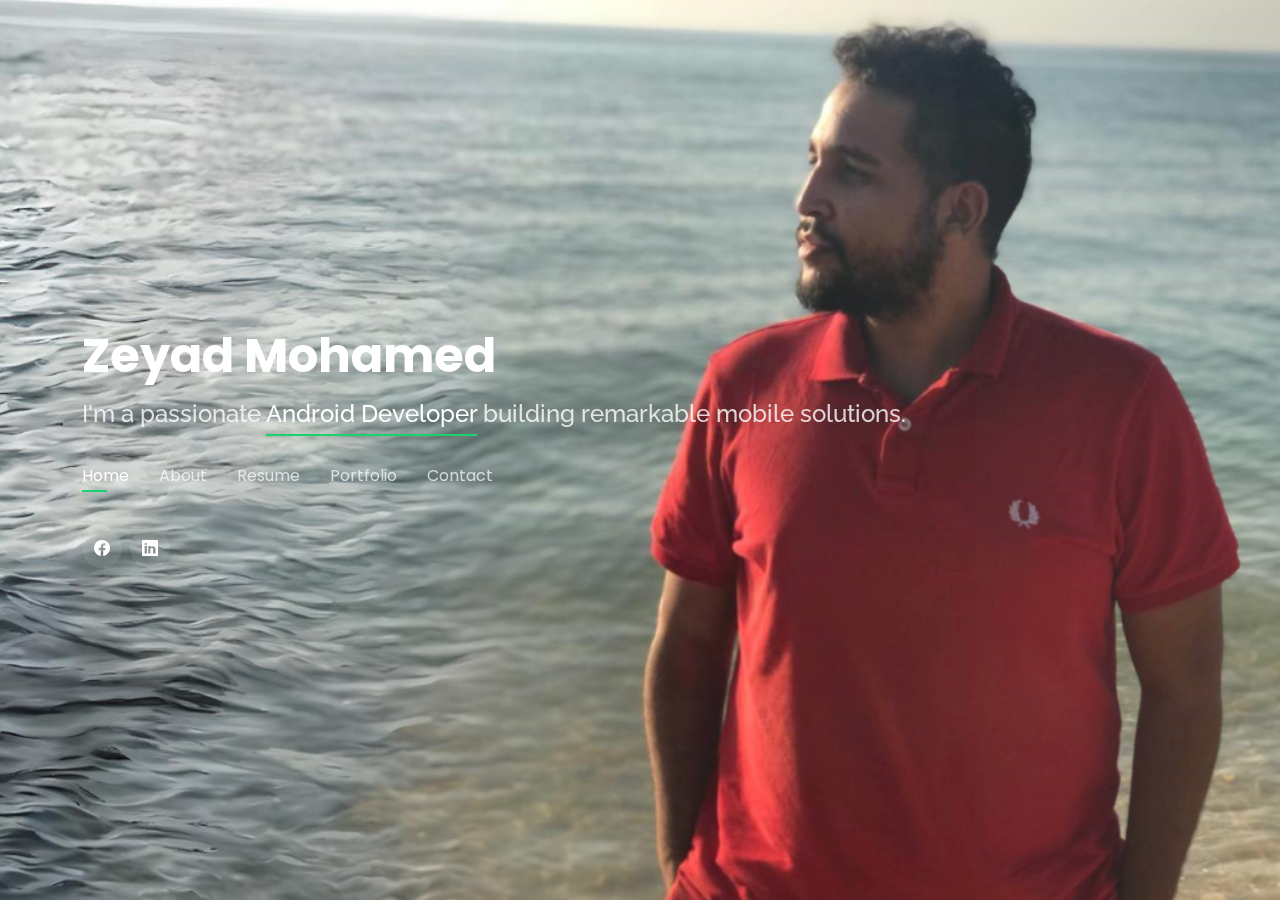
<file: index.html>
<!DOCTYPE html>
<html lang="en">

<head>
  <meta charset="utf-8">
  <meta content="width=device-width, initial-scale=1.0" name="viewport">

  <title>Zeyad's Portfolio</title>
  <meta content="" name="description">
  <meta content="" name="keywords">

  <!-- Favicons -->
  <link href="assets/img/zicon.png" rel="icon">
  <link href="assets/img/apple-touch-icon.png" rel="apple-touch-icon">

  <!-- Google Fonts -->
  <link href="https://fonts.googleapis.com/css?family=Open+Sans:300,300i,400,400i,600,600i,700,700i|Raleway:300,300i,400,400i,500,500i,600,600i,700,700i|Poppins:300,300i,400,400i,500,500i,600,600i,700,700i" rel="stylesheet">

  <!-- Vendor CSS Files -->
  <link href="assets/vendor/bootstrap/css/bootstrap.min.css" rel="stylesheet">
  <link href="assets/vendor/bootstrap-icons/bootstrap-icons.css" rel="stylesheet">
  <link href="assets/vendor/boxicons/css/boxicons.min.css" rel="stylesheet">
  <link href="assets/vendor/glightbox/css/glightbox.min.css" rel="stylesheet">
  <link href="assets/vendor/remixicon/remixicon.css" rel="stylesheet">
  <link href="assets/vendor/swiper/swiper-bundle.min.css" rel="stylesheet">

  <!-- Template Main CSS File -->
  <link href="assets/css/style.css" rel="stylesheet">

  <!-- =======================================================
  * Template Name: Personal
  * Updated: Sep 18 2023 with Bootstrap v5.3.2
  * Template URL: https://bootstrapmade.com/personal-free-resume-bootstrap-template/
  * Author: BootstrapMade.com
  * License: https://bootstrapmade.com/license/
  ======================================================== -->
</head>

<body>

  <!-- ======= Header ======= -->
  <header id="header">
    <div class="container">

      <h1><a href="index.html">Zeyad Mohamed</a></h1>
      <!-- Uncomment below if you prefer to use an image logo -->
      <!-- <a href="index.html" class="mr-auto"><img src="assets/img/logo.png" alt="" class="img-fluid"></a> -->
      <h2>I'm a passionate <span>Android Developer</span> building remarkable mobile solutions.</h2>
      

      <nav id="navbar" class="navbar">
        <ul>
          <li><a class="nav-link active" href="#header">Home</a></li>
          <li><a class="nav-link" href="#about">About</a></li>
          <li><a class="nav-link" href="#resume">Resume</a></li>
          <li><a class="nav-link" href="#portfolio">Portfolio</a></li>
          <li><a class="nav-link" href="#contact">Contact</a></li>
        </ul>
        <i class="bi bi-list mobile-nav-toggle"></i>
      </nav><!-- .navbar -->

      <div class="social-links">
        <a href="https://www.facebook.com/zeyad.mohamed.106/" class="facebook"><i class="bi bi-facebook"></i></a>
        <a href="https://www.linkedin.com/in/zeyad-mohamed-9b5a9a228/" class="linkedin"><i class="bi bi-linkedin"></i></a>
      </div>

    </div>
  </header><!-- End Header -->

  <!-- ======= About Section ======= -->
  <section id="about" class="about">

    <!-- ======= About Me ======= -->
    <div class="about-me container">

      <div class="section-title">
        <h2>About</h2>
        <p>Learn more about me</p>
      </div>

      <div class="row">
        <div class="col-lg-4" data-aos="fade-right">
          <img src="assets/img/Personal.jpeg" class="img-fluid" alt="">
        </div>
        <div class="col-lg-8 pt-4 pt-lg-0 content" data-aos="fade-left">
          <h3>Android Developer</h3>
          <p class="fst-italic">
            I am fascinated by the ever-evolving nature of technology and how it can be harnessed to enhance people's lives through mobile applications.
          </p>
          <div class="row">
            <div class="col-lg-6">
              <ul>
                <li><i class="bi bi-chevron-right"></i> <strong>Birthday:</strong> <span>Nov 2001</span></li>
                <li><i class="bi bi-chevron-right"></i> <strong>Phone:</strong> <span>+201020622808</span></li>
                <li><i class="bi bi-chevron-right"></i> <strong>City:</strong> <span>Suez, Egypt</span></li>
              </ul>
            </div>
            <div class="col-lg-6">
              <ul>
                <li><i class="bi bi-chevron-right"></i> <strong>Age:</strong> <span>22</span></li>
                <li><i class="bi bi-chevron-right"></i> <strong>Degree:</strong> <span>Mathematics Student</span></li>
                <li><i class="bi bi-chevron-right"></i> <strong>Gmail:</strong> <span>Zeyadm7811@gmail.com</span></li>
              </ul>
            </div>
          </div>
          <p>
            Zeyad is a mathematics student at the Faculty of Science, Suez Canal University, who has a passion for Android development. He loves to transform ideas into tangible Android insights that can make a difference in people's lives. Zeyad is constantly learning and improving his skills as an Android developer, and he enjoys staying up to date with the latest trends and best practices in the field. When he's not coding, Zeyad enjoys exploring new Android features and experimenting with new app ideas.
          </p>
        </div>
      </div>

    </div><!-- End About Me -->

    <!-- ======= Counts ======= -->
    <div class="counts container">

      <div class="row">

        <div class="col-lg-3 col-md-6">
          <div class="count-box">
            <i class="bi bi-emoji-smile"></i>
            <span data-purecounter-start="0" data-purecounter-end="3" data-purecounter-duration="1" class="purecounter"></span>
            <p>Happy Clients</p>
          </div>
        </div>

        <div class="col-lg-3 col-md-6 mt-5 mt-md-0">
          <div class="count-box">
            <i class="bi bi-journal-richtext"></i>
            <span data-purecounter-start="0" data-purecounter-end="8" data-purecounter-duration="1" class="purecounter"></span>
            <p>Projects</p>
          </div>
        </div>

        <div class="col-lg-3 col-md-6 mt-5 mt-lg-0">
          <div class="count-box">
            <i class="bi bi-headset"></i>
            <span data-purecounter-start="0" data-purecounter-end="73" data-purecounter-duration="1" class="purecounter"></span>
            <p>Hours Of Support</p>
          </div>
        </div>

        <div class="col-lg-3 col-md-6 mt-5 mt-lg-0">
          <div class="count-box">
            <i class="bi bi-award"></i>
            <span data-purecounter-start="0" data-purecounter-end="11" data-purecounter-duration="1" class="purecounter"></span>
            <p>Awards</p>
          </div>
        </div>

      </div>

    </div><!-- End Counts -->

    <!-- ======= Skills  ======= -->
    <div class="skills container">

      <div class="section-title">
        <h2>Skills</h2>
      </div>

      <div class="row skills-content">

        <div class="col-lg-6">

          <div class="progress">
            <span class="skill">Kotlin <i class="val">100%</i></span>
            <div class="progress-bar-wrap">
              <div class="progress-bar" role="progressbar" aria-valuenow="100" aria-valuemin="0" aria-valuemax="100"></div>
            </div>
          </div>

          <div class="progress">
            <span class="skill">Android Studio IDE <i class="val">90%</i></span>
            <div class="progress-bar-wrap">
              <div class="progress-bar" role="progressbar" aria-valuenow="90" aria-valuemin="0" aria-valuemax="100"></div>
            </div>
          </div>

          <div class="progress">
            <span class="skill">Android Jetpack Libraries <i class="val">75%</i></span>
            <div class="progress-bar-wrap">
              <div class="progress-bar" role="progressbar" aria-valuenow="75" aria-valuemin="0" aria-valuemax="100"></div>
            </div>
          </div>
          <div class="progress">
            <span class="skill">MVVM <i class="val">65%</i></span>
            <div class="progress-bar-wrap">
              <div class="progress-bar" role="progressbar" aria-valuenow="55" aria-valuemin="0" aria-valuemax="100"></div>
            </div>
          </div>
          <div class="progress">
            <span class="skill">Git & Github<i class="val">65%</i></span>
            <div class="progress-bar-wrap">
              <div class="progress-bar" role="progressbar" aria-valuenow="55" aria-valuemin="0" aria-valuemax="100"></div>
            </div>
          </div>


        </div>

        <div class="col-lg-6">

          <div class="progress">
            <span class="skill">Unit Testing <i class="val">80%</i></span>
            <div class="progress-bar-wrap">
              <div class="progress-bar" role="progressbar" aria-valuenow="80" aria-valuemin="0" aria-valuemax="100"></div>
            </div>
          </div>

          <div class="progress">
            <span class="skill">Jira <i class="val">90%</i></span>
            <div class="progress-bar-wrap">
              <div class="progress-bar" role="progressbar" aria-valuenow="90" aria-valuemin="0" aria-valuemax="100"></div>
            </div>
          </div>

          <div class="progress">
            <span class="skill">Debugging <i class="val">55%</i></span>
            <div class="progress-bar-wrap">
              <div class="progress-bar" role="progressbar" aria-valuenow="55" aria-valuemin="0" aria-valuemax="100"></div>
            </div>
          </div>
          <div class="progress">
            <span class="skill">Agile Development <i class="val">55%</i></span>
            <div class="progress-bar-wrap">
              <div class="progress-bar" role="progressbar" aria-valuenow="55" aria-valuemin="0" aria-valuemax="100"></div>
            </div>
          </div>

        </div>

      </div>

    </div><!-- End Skills -->

    <!-- ======= Technical Skills ======= -->
    <div class="interests container">

      <div class="section-title">
        <h2>Technical Skills</h2>
      </div>

      <div class="row">
        <div class="col-lg-3 col-md-4">
          <div class="icon-box">
            <i class="ri-store-line" style="color: #ffbb2c;"></i>
            <h3>Retrofit</h3>
          </div>
        </div>
        <div class="col-lg-3 col-md-4 mt-4 mt-md-0">
          <div class="icon-box">
            <i class="ri-bar-chart-box-line" style="color: #5578ff;"></i>
            <h3>Picasso</h3>
          </div>
        </div>
        <div class="col-lg-3 col-md-4 mt-4 mt-md-0">
          <div class="icon-box">
            <i class="ri-calendar-todo-line" style="color: #e80368;"></i>
            <h3>Glide</h3>
          </div>
        </div>
        <div class="col-lg-3 col-md-4 mt-4 mt-lg-0">
          <div class="icon-box">
            <i class="ri-paint-brush-line" style="color: #e361ff;"></i>
            <h3>Lottie</h3>
          </div>
        </div>
        <div class="col-lg-3 col-md-4 mt-4">
          <div class="icon-box">
            <i class="ri-database-2-line" style="color: #47aeff;"></i>
            <h3>Butterknie</h3>
          </div>
        </div>
        <div class="col-lg-3 col-md-4 mt-4">
          <div class="icon-box">
            <i class="ri-gradienter-line" style="color: #ffa76e;"></i>
            <h3>Dagger Hilt</h3>
          </div>
        </div>
        <div class="col-lg-3 col-md-4 mt-4">
          <div class="icon-box">
            <i class="ri-file-list-3-line" style="color: #11dbcf;"></i>
            <h3>Room</h3>
          </div>
        </div>
        <div class="col-lg-3 col-md-4 mt-4">
          <div class="icon-box">
            <i class="ri-price-tag-2-line" style="color: #4233ff;"></i>
            <h3>SQL</h3>
          </div>
        </div>
        <div class="col-lg-3 col-md-4 mt-4">
          <div class="icon-box">
            <i class="ri-anchor-line" style="color: #b2904f;"></i>
            <h3>RxJava</h3>
          </div>
        </div>
        <div class="col-lg-3 col-md-4 mt-4">
          <div class="icon-box">
            <i class="ri-disc-line" style="color: #b20969;"></i>
            <h3>RxAndroid</h3>
          </div>
        </div>
        <div class="col-lg-3 col-md-4 mt-4">
          <div class="icon-box">
            <i class="ri-base-station-line" style="color: #ff5828;"></i>
            <h3>Junit</h3>
          </div>
        </div>
        <div class="col-lg-3 col-md-4 mt-4">
          <div class="icon-box">
            <i class="ri-fingerprint-line" style="color: #29cc61;"></i>
            <h3>Mockito</h3>
          </div>
        </div>
      </div>

    </div><!-- End Interests -->

  </section><!-- End About Section -->

  <!-- ======= Resume Section ======= -->
  <section id="resume" class="resume">
    <div class="container">

      <div class="section-title">
        <h2>Resume</h2>
        <p>Check My Resume</p>
      </div>

      <div class="row">
        <div class="col-lg-6">
          <h3 class="resume-title">Sumary</h3>
          <div class="resume-item pb-0">
            <h4>Zeyad Mohamed</h4>
            <p><em>I enjoy staying up to date with the latest trends and best practices in Android development, as it allows me to deliver high-quality and cutting-edge solutions to my clients or users.</em></p>
            <p>
            <ul>
              <li>Suez, Egypt</li>
              <li>+201020622808</li>
              <li>Zeyadm7811@gmail.com</li>
            </ul>
            </p>
          </div>

          <h3 class="resume-title">Education</h3>
          <div class="resume-item">
            <h4>Bachelor Of Science</h4>
            <h5>2020 - Present</h5>
            <p><em>Suez Canal University</em></p>
            <p>Mathematics</p>
          </div>
          <h3 class="resume-title">Certificates</h3>
          <div class="resume-item">
            <p>
              <ul>
                <li>Google Africa Android Development Scholarship </li>
                <li>CS50x</li>
                <li>ITI Program 101 - Intro to CS </li>
                <li>ITI UX Design Fundamentals</li>
                <li>ITI Flutter Development</li>

              </ul>
              </p>
  
          </div>

        </div>
        <div class="col-lg-6">
          <h3 class="resume-title">Professional Experience</h3>
          <div class="resume-item">
            <h4>Flutter Developer</h4>
            <h5>Jun 2022- Nov 2022</h5>
            <p><em>IceCode</em></p>
          </div>
          <div class="resume-item">
            <h4>Flutter Developer Intern</h4>
            <h5>July 2022 - August 2022</h5>
            <p><em>ITI</em></p>
          </div>
        </div>
      </div>

    </div>
  </section><!-- End Resume Section -->

  <!-- ======= Portfolio Section ======= -->
  <section id="portfolio" class="portfolio">
    <div class="container">

      <div class="section-title">
        <h2>Portfolio</h2>
        <p>My Works</p>
      </div>

      <div class="row">
        <div class="col-lg-12 d-flex justify-content-center">
          <ul id="portfolio-flters">
            <li data-filter="*" class="filter-active">All</li>
            <li data-filter=".filter-app">Flutter</li>
            <li data-filter=".filter-card">Kotlin</li>
          </ul>
        </div>
      </div>

      <div class="row portfolio-container">

        <div class="col-lg-4 col-md-6 portfolio-item filter-app">
          <div class="portfolio-wrap">
            <img src="assets/img/portfolio/app01.jpg" class="img-fluid" alt="">
            <div class="portfolio-info">
              <h4>Travel Agency</h4>
              <p>Flutter</p>
              <div class="portfolio-links">
                <a href="assets/img/portfolio/app01.jpg" data-gallery="portfolioGallery" class="portfolio-lightbox" title="Travel Agency"><i class="bx bx-plus"></i></a>
                <a href="portfolio-details.html" data-gallery="portfolioDetailsGallery" data-glightbox="type: external" class="portfolio-details-lightbox" title="Portfolio Details"><i class="bx bx-link"></i></a>
              </div>
            </div>
          </div>
        </div>


        <div class="col-lg-4 col-md-6 portfolio-item filter-app">
          <div class="portfolio-wrap">
            <img src="assets/img/portfolio/zaker6.png" class="img-fluid" alt="">
            <div class="portfolio-info">
              <h4>Zaker</h4>
              <p>Flutter</p>
              <div class="portfolio-links">
                <a href="assets/img/portfolio/zaker6.png" data-gallery="portfolioGallery" class="portfolio-lightbox" title="Zaker"><i class="bx bx-plus"></i></a>
                <a href="portfolio-details2.html" data-gallery="portfolioDetailsGallery" data-glightbox="type: external" class="portfolio-details-lightbox" title="Portfolio Details"><i class="bx bx-link"></i></a>
              </div>
            </div>
          </div>
        </div>


      </div>

    </div>
  </section><!-- End Portfolio Section -->

  <!-- ======= Contact Section ======= -->
  <section id="contact" class="contact">
    <div class="container">

      <div class="section-title">
        <h2>Contact</h2>
        <p>Contact Me</p>
      </div>

      <div class="row mt-2">

        <div class="col-md-6 d-flex align-items-stretch">
          <div class="info-box">
            <i class="bx bx-map"></i>
            <h3>My Address</h3>
            <p>Suez, Egypt</p>
          </div>
        </div>

        <div class="col-md-6 mt-4 mt-md-0 d-flex align-items-stretch">
          <div class="info-box">
            <i class="bx bx-share-alt"></i>
            <h3>Social Profiles</h3>
            <div class="social-links">
              <a href="https://www.facebook.com/zeyad.mohamed.106/" class="facebook"><i class="bi bi-facebook"></i></a>
              <a href="https://www.linkedin.com/in/zeyad-mohamed-9b5a9a228/" class="linkedin"><i class="bi bi-linkedin"></i></a>
            </div>
          </div>
        </div>

        <div class="col-md-6 mt-4 d-flex align-items-stretch">
          <div class="info-box">
            <i class="bx bx-envelope"></i>
            <h3>Email Me</h3>
            <p>Zeyadm7811@gmail.com</p>
          </div>
        </div>
        <div class="col-md-6 mt-4 d-flex align-items-stretch">
          <div class="info-box">
            <i class="bx bx-phone-call"></i>
            <h3>Call Me</h3>
            <p>+201020622808</p>
          </div>
        </div>
      </div>


    </div>
  </section><!-- End Contact Section -->

  <!--<div class="credits">-->
    <!-- All the links in the footer should remain intact. -->
    <!-- You can delete the links only if you purchased the pro version. -->
    <!-- Licensing information: https://bootstrapmade.com/license/ -->
    <!-- Purchase the pro version with working PHP/AJAX contact form: https://bootstrapmade.com/personal-free-resume-bootstrap-template/ -->
   <!--Designed by <a href="https://bootstrapmade.com/">BootstrapMade</a>--> 
  <!--</div>--> 

  <!-- Vendor JS Files -->
  <script src="assets/vendor/purecounter/purecounter_vanilla.js"></script>
  <script src="assets/vendor/bootstrap/js/bootstrap.bundle.min.js"></script>
  <script src="assets/vendor/glightbox/js/glightbox.min.js"></script>
  <script src="assets/vendor/isotope-layout/isotope.pkgd.min.js"></script>
  <script src="assets/vendor/swiper/swiper-bundle.min.js"></script>
  <script src="assets/vendor/waypoints/noframework.waypoints.js"></script>
  <script src="assets/vendor/php-email-form/validate.js"></script>

  <!-- Template Main JS File -->
  <script src="assets/js/main.js"></script>

</body>

</html>
</file>
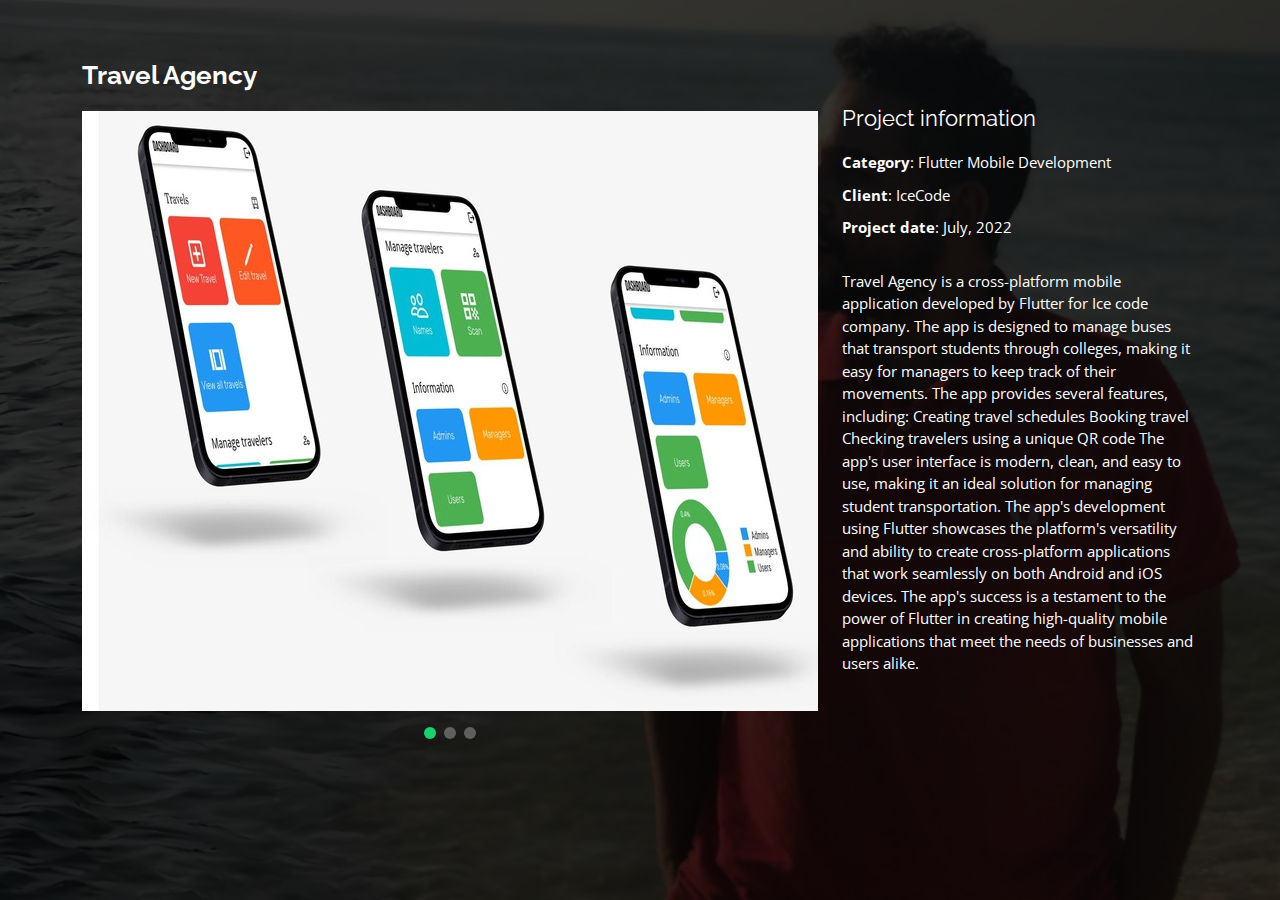
<file: portfolio-details.html>
<!DOCTYPE html>
<html lang="en">

<head>
  <meta charset="utf-8">
  <meta content="width=device-width, initial-scale=1.0" name="viewport">

  <title>Portfolio Details - Personal Bootstrap Template</title>
  <meta content="" name="description">
  <meta content="" name="keywords">

  <!-- Favicons -->
  <link href="assets/img/favicon.png" rel="icon">
  <link href="assets/img/apple-touch-icon.png" rel="apple-touch-icon">

  <!-- Google Fonts -->
  <link href="https://fonts.googleapis.com/css?family=Open+Sans:300,300i,400,400i,600,600i,700,700i|Raleway:300,300i,400,400i,500,500i,600,600i,700,700i|Poppins:300,300i,400,400i,500,500i,600,600i,700,700i" rel="stylesheet">

  <!-- Vendor CSS Files -->
  <link href="assets/vendor/bootstrap/css/bootstrap.min.css" rel="stylesheet">
  <link href="assets/vendor/bootstrap-icons/bootstrap-icons.css" rel="stylesheet">
  <link href="assets/vendor/boxicons/css/boxicons.min.css" rel="stylesheet">
  <link href="assets/vendor/glightbox/css/glightbox.min.css" rel="stylesheet">
  <link href="assets/vendor/remixicon/remixicon.css" rel="stylesheet">
  <link href="assets/vendor/swiper/swiper-bundle.min.css" rel="stylesheet">

  <!-- Template Main CSS File -->
  <link href="assets/css/style.css" rel="stylesheet">

  <!-- =======================================================
  * Template Name: Personal
  * Updated: Sep 18 2023 with Bootstrap v5.3.2
  * Template URL: https://bootstrapmade.com/personal-free-resume-bootstrap-template/
  * Author: BootstrapMade.com
  * License: https://bootstrapmade.com/license/
  ======================================================== -->
</head>

<body>

  <main id="main">

    <!-- ======= Portfolio Details ======= -->
    <div id="portfolio-details" class="portfolio-details">
      <div class="container">

        <div class="row">

          <div class="col-lg-8">
            <h2 class="portfolio-title">Travel Agency</h2>

            <div class="portfolio-details-slider swiper">
              <div class="swiper-wrapper align-items-center">

                <div class="swiper-slide">
                  <img src="assets/img/portfolio/app01.jpg" alt="">
                </div>

                <div class="swiper-slide">
                  <img src="assets/img/portfolio/travel2.jpg" alt="">
                </div>

                <div class="swiper-slide">
                  <img src="assets/img/portfolio/travel3.png" alt="">
                </div>

              </div>
              <div class="swiper-pagination"></div>
            </div>

          </div>

          <div class="col-lg-4 portfolio-info">
            <h3>Project information</h3>
            <ul>
              <li><strong>Category</strong>: Flutter Mobile Development</li>
              <li><strong>Client</strong>: IceCode</li>
              <li><strong>Project date</strong>: July, 2022</li>
            <!-- <li><strong>Project URL</strong>: <a href="#">www.example.com</a></li>--> 
            </ul>

            <p>
              Travel Agency is a cross-platform mobile application developed by Flutter for Ice code company. The app is designed to manage buses that transport students through colleges, making it easy for managers to keep track of their movements. The app provides several features, including:
Creating travel schedules
Booking travel
Checking travelers using a unique QR code
The app's user interface is modern, clean, and easy to use, making it an ideal solution for managing student transportation. The app's development using Flutter showcases the platform's versatility and ability to create cross-platform applications that work seamlessly on both Android and iOS devices. The app's success is a testament to the power of Flutter in creating high-quality mobile applications that meet the needs of businesses and users alike.
            </p>
          </div>

        </div>

      </div>
    </div><!-- End Portfolio Details -->

  </main><!-- End #main -->


  <!-- Vendor JS Files -->
  <script src="assets/vendor/purecounter/purecounter_vanilla.js"></script>
  <script src="assets/vendor/bootstrap/js/bootstrap.bundle.min.js"></script>
  <script src="assets/vendor/glightbox/js/glightbox.min.js"></script>
  <script src="assets/vendor/isotope-layout/isotope.pkgd.min.js"></script>
  <script src="assets/vendor/swiper/swiper-bundle.min.js"></script>
  <script src="assets/vendor/waypoints/noframework.waypoints.js"></script>
  <script src="assets/vendor/php-email-form/validate.js"></script>

  <!-- Template Main JS File -->
  <script src="assets/js/main.js"></script>

</body>

</html>
</file>
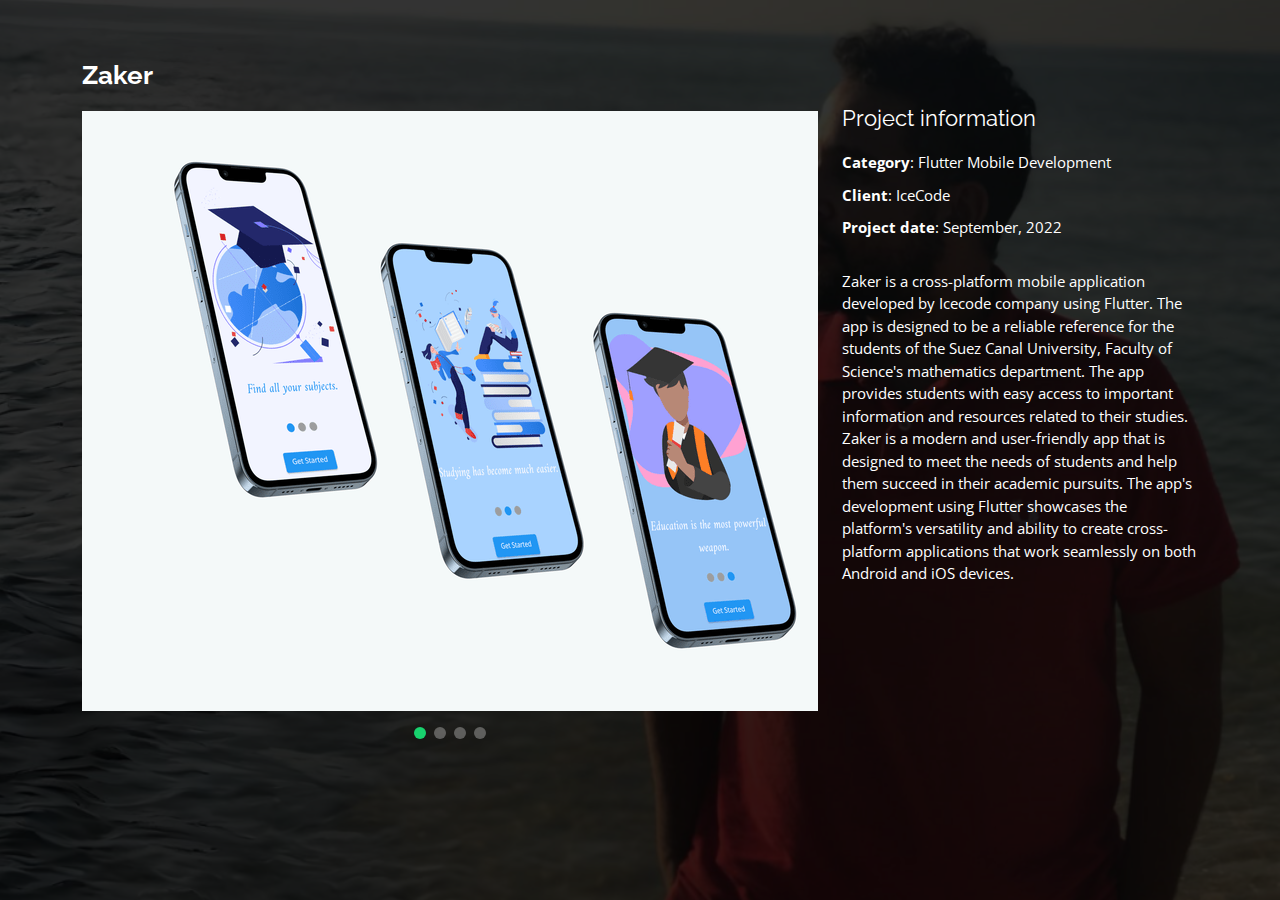
<file: portfolio-details2.html>
<!DOCTYPE html>
<html lang="en">

<head>
  <meta charset="utf-8">
  <meta content="width=device-width, initial-scale=1.0" name="viewport">

  <title>Portfolio Details - Personal Bootstrap Template</title>
  <meta content="" name="description">
  <meta content="" name="keywords">

  <!-- Favicons -->
  <link href="assets/img/favicon.png" rel="icon">
  <link href="assets/img/apple-touch-icon.png" rel="apple-touch-icon">

  <!-- Google Fonts -->
  <link href="https://fonts.googleapis.com/css?family=Open+Sans:300,300i,400,400i,600,600i,700,700i|Raleway:300,300i,400,400i,500,500i,600,600i,700,700i|Poppins:300,300i,400,400i,500,500i,600,600i,700,700i" rel="stylesheet">

  <!-- Vendor CSS Files -->
  <link href="assets/vendor/bootstrap/css/bootstrap.min.css" rel="stylesheet">
  <link href="assets/vendor/bootstrap-icons/bootstrap-icons.css" rel="stylesheet">
  <link href="assets/vendor/boxicons/css/boxicons.min.css" rel="stylesheet">
  <link href="assets/vendor/glightbox/css/glightbox.min.css" rel="stylesheet">
  <link href="assets/vendor/remixicon/remixicon.css" rel="stylesheet">
  <link href="assets/vendor/swiper/swiper-bundle.min.css" rel="stylesheet">

  <!-- Template Main CSS File -->
  <link href="assets/css/style.css" rel="stylesheet">

  <!-- =======================================================
  * Template Name: Personal
  * Updated: Sep 18 2023 with Bootstrap v5.3.2
  * Template URL: https://bootstrapmade.com/personal-free-resume-bootstrap-template/
  * Author: BootstrapMade.com
  * License: https://bootstrapmade.com/license/
  ======================================================== -->
</head>

<body>

  <main id="main">

    <!-- ======= Portfolio Details ======= -->
    <div id="portfolio-details" class="portfolio-details">
      <div class="container">

        <div class="row">

          <div class="col-lg-8">
            <h2 class="portfolio-title">Zaker</h2>

            <div class="portfolio-details-slider swiper">
              <div class="swiper-wrapper align-items-center">

                <div class="swiper-slide">
                  <img src="assets/img/portfolio/zaker5.png" alt="">
                </div>

                <div class="swiper-slide">
                  <img src="assets/img/portfolio/zaker6.png" alt="">
                </div>

                <div class="swiper-slide">
                  <img src="assets/img/portfolio/zaker7.png" alt="">
                </div>
                <div class="swiper-slide">
                  <img src="assets/img/portfolio/zaker8.jpg" alt="">
                </div>

              </div>
              <div class="swiper-pagination"></div>
            </div>

          </div>

          <div class="col-lg-4 portfolio-info">
            <h3>Project information</h3>
            <ul>
              <li><strong>Category</strong>: Flutter Mobile Development</li>
              <li><strong>Client</strong>: IceCode</li>
              <li><strong>Project date</strong>: September, 2022</li>
            <!-- <li><strong>Project URL</strong>: <a href="#">www.example.com</a></li>--> 
            </ul>

            <p>
              Zaker is a cross-platform mobile application developed by Icecode company using Flutter. The app is designed to be a reliable reference for the students of the Suez Canal University, Faculty of Science's mathematics department. The app provides students with easy access to important information and resources related to their studies. Zaker is a modern and user-friendly app that is designed to meet the needs of students and help them succeed in their academic pursuits. The app's development using Flutter showcases the platform's versatility and ability to create cross-platform applications that work seamlessly on both Android and iOS devices.
            </p>
          </div>

        </div>

      </div>
    </div><!-- End Portfolio Details -->

  </main><!-- End #main -->


  <!-- Vendor JS Files -->
  <script src="assets/vendor/purecounter/purecounter_vanilla.js"></script>
  <script src="assets/vendor/bootstrap/js/bootstrap.bundle.min.js"></script>
  <script src="assets/vendor/glightbox/js/glightbox.min.js"></script>
  <script src="assets/vendor/isotope-layout/isotope.pkgd.min.js"></script>
  <script src="assets/vendor/swiper/swiper-bundle.min.js"></script>
  <script src="assets/vendor/waypoints/noframework.waypoints.js"></script>
  <script src="assets/vendor/php-email-form/validate.js"></script>

  <!-- Template Main JS File -->
  <script src="assets/js/main.js"></script>

</body>

</html>
</file>
<file: assets/css/style.css>
/**
* Template Name: Personal
* Updated: Sep 18 2023 with Bootstrap v5.3.2
* Template URL: https://bootstrapmade.com/personal-free-resume-bootstrap-template/
* Author: BootstrapMade.com
* License: https://bootstrapmade.com/license/
*/

/*--------------------------------------------------------------
# General
--------------------------------------------------------------*/
body {
  font-family: "Open Sans", sans-serif;
  background-color: #040404;
  color: #fff;
  position: relative;
  background: transparent;
}

body::before {
  content: "";
  position: fixed;
  background: #040404 url("../img/Background.png") top right no-repeat;
  background-size: cover;
  left: 0;
  right: 0;
  top: 0;
  height: 100vh;
  z-index: -1;
}

@media (min-width: 1024px) {
  body::before {
    background-attachment: fixed;
  }
}

a {
  color: #18d26e;
  text-decoration: none;
}

a:hover {
  color: #35e888;
  text-decoration: none;
}

h1,
h2,
h3,
h4,
h5,
h6 {
  font-family: "Raleway", sans-serif;
}

/*--------------------------------------------------------------
# Header
--------------------------------------------------------------*/
#header {
  transition: ease-in-out 0.3s;
  position: relative;
  height: 100vh;
  display: flex;
  align-items: center;
  z-index: 997;
  overflow-y: auto;
}

#header * {
  transition: ease-in-out 0.3s;
}

#header h1 {
  font-size: 48px;
  margin: 0;
  padding: 0;
  line-height: 1;
  font-weight: 700;
  font-family: "Poppins", sans-serif;
}

#header h1 a,
#header h1 a:hover {
  color: #fff;
  line-height: 1;
  display: inline-block;
}

#header h2 {
  font-size: 24px;
  margin-top: 20px;
  color: rgba(255, 255, 255, 0.8);
}

#header h2 span {
  color: #fff;
  border-bottom: 2px solid #18d26e;
  padding-bottom: 6px;
}

#header img {
  padding: 0;
  margin: 0;
}

#header .social-links {
  margin-top: 40px;
  display: flex;
}

#header .social-links a {
  font-size: 16px;
  display: flex;
  justify-content: center;
  align-items: center;
  background: rgba(255, 255, 255, 0.1);
  color: #fff;
  line-height: 1;
  margin-right: 8px;
  border-radius: 50%;
  width: 40px;
  height: 40px;
}

#header .social-links a:hover {
  background: #18d26e;
}

@media (max-width: 992px) {
  #header h1 {
    font-size: 36px;
  }

  #header h2 {
    font-size: 20px;
    line-height: 30px;
  }

  #header .social-links {
    margin-top: 15px;
  }

  #header .container {
    display: flex;
    flex-direction: column;
    align-items: center;
  }
}

/* Header Top */
#header.header-top {
  height: 80px;
  position: fixed;
  left: 0;
  top: 0;
  right: 0;
  background: rgba(0, 0, 0, 0.9);
}

#header.header-top .social-links,
#header.header-top h2 {
  display: none;
}

#header.header-top h1 {
  margin-right: auto;
  font-size: 36px;
}

#header.header-top img {
  max-height: 60px;
  margin-right: 20px !important;
}

#header.header-top .container {
  display: flex;
  align-items: center;
}

#header.header-top .navbar {
  margin: 0;
}

@media (max-width: 768px) {
  #header.header-top {
    height: 60px;
  }

  #header.header-top h1 {
    font-size: 26px;
  }
}

/*--------------------------------------------------------------
# Navigation Menu
--------------------------------------------------------------*/
/**
* Desktop Navigation 
*/
.navbar {
  padding: 0;
  margin-top: 35px;
}

.navbar ul {
  margin: 0;
  padding: 0;
  display: flex;
  list-style: none;
  align-items: center;
}

.navbar li {
  position: relative;
}

.navbar li+li {
  margin-left: 30px;
}

.navbar a,
.navbar a:focus {
  display: flex;
  align-items: center;
  justify-content: space-between;
  padding: 0;
  font-family: "Poppins", sans-serif;
  font-size: 16px;
  font-weight: 400;
  color: rgba(255, 255, 255, 0.7);
  white-space: nowrap;
  transition: 0.3s;
}

.navbar a i,
.navbar a:focus i {
  font-size: 12px;
  line-height: 0;
  margin-left: 5px;
}

.navbar a:before {
  content: "";
  position: absolute;
  width: 0;
  height: 2px;
  bottom: -4px;
  left: 0;
  background-color: #18d26e;
  visibility: hidden;
  width: 0px;
  transition: all 0.3s ease-in-out 0s;
}

.navbar a:hover:before,
.navbar li:hover>a:before,
.navbar .active:before {
  visibility: visible;
  width: 25px;
}

.navbar a:hover,
.navbar .active,
.navbar .active:focus,
.navbar li:hover>a {
  color: #fff;
}

/**
* Mobile Navigation 
*/
.mobile-nav-toggle {
  color: #fff;
  font-size: 28px;
  cursor: pointer;
  display: none;
  line-height: 0;
  transition: 0.5s;
  position: fixed;
  right: 15px;
  top: 15px;
}

@media (max-width: 991px) {
  .mobile-nav-toggle {
    display: block;
  }

  .navbar ul {
    display: none;
  }
}

.navbar-mobile {
  position: fixed;
  overflow: hidden;
  top: 0;
  right: 0;
  left: 0;
  bottom: 0;
  background: rgba(0, 0, 0, 0.9);
  transition: 0.3s;
  z-index: 999;
  margin-top: 0;
}

.navbar-mobile .mobile-nav-toggle {
  position: absolute;
  top: 15px;
  right: 15px;
}

.navbar-mobile ul {
  display: block;
  position: absolute;
  top: 55px;
  right: 15px;
  bottom: 45px;
  left: 15px;
  padding: 10px 0;
  overflow-y: auto;
  transition: 0.3s;
  border: 2px solid rgba(255, 255, 255, 0.2);
}

.navbar-mobile li {
  padding: 12px 20px;
}

.navbar-mobile li+li {
  margin: 0;
}

.navbar-mobile a,
.navbar-mobile a:focus {
  font-size: 16px;
  position: relative;
}

/*--------------------------------------------------------------
# Sections General
--------------------------------------------------------------*/
section {
  overflow: hidden;
  position: absolute;
  width: 100%;
  top: 140px;
  bottom: 100%;
  opacity: 0;
  transition: ease-in-out 0.4s;
  z-index: 2;
}

section.section-show {
  top: 100px;
  bottom: auto;
  opacity: 1;
  padding-bottom: 45px;
}

section .container {
  background: rgba(0, 0, 0, 0.9);
  padding: 30px;
}

@media (max-width: 768px) {
  section {
    top: 120px;
  }

  section.section-show {
    top: 80px;
  }
}

.section-title h2 {
  font-size: 14px;
  font-weight: 500;
  padding: 0;
  line-height: 1px;
  margin: 0 0 20px 0;
  letter-spacing: 2px;
  text-transform: uppercase;
  color: #aaaaaa;
  font-family: "Poppins", sans-serif;
}

.section-title h2::after {
  content: "";
  width: 120px;
  height: 1px;
  display: inline-block;
  background: #4ceb95;
  margin: 4px 10px;
}

.section-title p {
  margin: 0;
  margin: -15px 0 15px 0;
  font-size: 36px;
  font-weight: 700;
  text-transform: uppercase;
  font-family: "Poppins", sans-serif;
  color: #fff;
}

/*--------------------------------------------------------------
# About
--------------------------------------------------------------*/
.about-me .content h3 {
  font-weight: 700;
  font-size: 26px;
  color: #18d26e;
}

.about-me .content ul {
  list-style: none;
  padding: 0;
}

.about-me .content ul li {
  margin-bottom: 20px;
  display: flex;
  align-items: center;
}

.about-me .content ul strong {
  margin-right: 10px;
}

.about-me .content ul i {
  font-size: 16px;
  margin-right: 5px;
  color: #18d26e;
  line-height: 0;
}

.about-me .content p:last-child {
  margin-bottom: 0;
}

/*--------------------------------------------------------------
# Counts
--------------------------------------------------------------*/
.counts {
  padding: 70px 0 60px;
}

.counts .count-box {
  padding: 30px 30px 25px 30px;
  width: 100%;
  position: relative;
  text-align: center;
  background: rgba(255, 255, 255, 0.08);
}

.counts .count-box i {
  position: absolute;
  top: -25px;
  left: 50%;
  transform: translateX(-50%);
  font-size: 24px;
  background: rgba(255, 255, 255, 0.1);
  padding: 12px;
  color: #18d26e;
  border-radius: 50px;
  line-height: 0;
}

.counts .count-box span {
  font-size: 36px;
  display: block;
  font-weight: 600;
  color: #fff;
}

.counts .count-box p {
  padding: 0;
  margin: 0;
  font-family: "Raleway", sans-serif;
  font-size: 14px;
}

/*--------------------------------------------------------------
# Skills
--------------------------------------------------------------*/
.skills .progress {
  height: 60px;
  display: block;
  background: none;
  border-radius: 0;
}

.skills .progress .skill {
  padding: 10px 0;
  margin: 0;
  text-transform: uppercase;
  display: block;
  font-weight: 600;
  font-family: "Poppins", sans-serif;
  color: #fff;
}

.skills .progress .skill .val {
  float: right;
  font-style: normal;
}

.skills .progress-bar-wrap {
  background: rgba(255, 255, 255, 0.2);
}

.skills .progress-bar {
  width: 1px;
  height: 10px;
  transition: 0.9s;
  background-color: #18d26e;
}

/*--------------------------------------------------------------
# Interests
--------------------------------------------------------------*/
.interests .icon-box {
  display: flex;
  align-items: center;
  padding: 20px;
  background: rgba(255, 255, 255, 0.08);
  transition: ease-in-out 0.3s;
}

.interests .icon-box i {
  font-size: 32px;
  padding-right: 10px;
  line-height: 1;
}

.interests .icon-box h3 {
  font-weight: 700;
  margin: 0;
  padding: 0;
  line-height: 1;
  font-size: 16px;
  color: #fff;
}

.interests .icon-box:hover {
  background: rgba(255, 255, 255, 0.12);
}

/*--------------------------------------------------------------
# Testimonials
--------------------------------------------------------------*/
.testimonials .testimonials-carousel,
.testimonials .testimonials-slider {
  overflow: hidden;
}

.testimonials .testimonial-item {
  box-sizing: content-box;
  min-height: 320px;
}

.testimonials .testimonial-item .testimonial-img {
  width: 90px;
  border-radius: 50%;
  margin: -40px 0 0 40px;
  position: relative;
  z-index: 2;
  border: 6px solid rgba(255, 255, 255, 0.12);
}

.testimonials .testimonial-item h3 {
  font-size: 18px;
  font-weight: bold;
  margin: 10px 0 5px 45px;
  color: #fff;
}

.testimonials .testimonial-item h4 {
  font-size: 14px;
  color: #999;
  margin: 0 0 0 45px;
}

.testimonials .testimonial-item .quote-icon-left,
.testimonials .testimonial-item .quote-icon-right {
  color: rgba(255, 255, 255, 0.25);
  font-size: 26px;
}

.testimonials .testimonial-item .quote-icon-left {
  display: inline-block;
  left: -5px;
  position: relative;
}

.testimonials .testimonial-item .quote-icon-right {
  display: inline-block;
  right: -5px;
  position: relative;
  top: 10px;
}

.testimonials .testimonial-item p {
  font-style: italic;
  margin: 0 15px 0 15px;
  padding: 20px 20px 60px 20px;
  background: rgba(255, 255, 255, 0.1);
  position: relative;
  border-radius: 6px;
  position: relative;
  z-index: 1;
}

.testimonials .swiper-pagination {
  margin-top: 20px;
  position: relative;
}

.testimonials .swiper-pagination .swiper-pagination-bullet {
  width: 12px;
  height: 12px;
  opacity: 1;
  background-color: rgba(255, 255, 255, 0.3);
}

.testimonials .swiper-pagination .swiper-pagination-bullet-active {
  background-color: #18d26e;
}

/*--------------------------------------------------------------
# Resume
--------------------------------------------------------------*/
.resume .resume-title {
  font-size: 26px;
  font-weight: 700;
  margin-top: 20px;
  margin-bottom: 20px;
  color: #fff;
}

.resume .resume-item {
  padding: 0 0 20px 20px;
  margin-top: -2px;
  border-left: 2px solid rgba(255, 255, 255, 0.2);
  position: relative;
}

.resume .resume-item h4 {
  line-height: 18px;
  font-size: 18px;
  font-weight: 600;
  text-transform: uppercase;
  font-family: "Poppins", sans-serif;
  color: #18d26e;
  margin-bottom: 10px;
}

.resume .resume-item h5 {
  font-size: 16px;
  background: rgba(255, 255, 255, 0.15);
  padding: 5px 15px;
  display: inline-block;
  font-weight: 600;
  margin-bottom: 10px;
}

.resume .resume-item ul {
  padding-left: 20px;
}

.resume .resume-item ul li {
  padding-bottom: 10px;
}

.resume .resume-item:last-child {
  padding-bottom: 0;
}

.resume .resume-item::before {
  content: "";
  position: absolute;
  width: 16px;
  height: 16px;
  border-radius: 50px;
  left: -9px;
  top: 0;
  background: #18d26e;
  border: 2px solid #18d26e;
}

/*--------------------------------------------------------------
# Services
--------------------------------------------------------------*/
.services .icon-box {
  text-align: center;
  background: rgba(204, 204, 204, 0.1);
  padding: 80px 20px;
  transition: all ease-in-out 0.3s;
}

.services .icon-box .icon {
  margin: 0 auto;
  width: 64px;
  height: 64px;
  background: #18d26e;
  border-radius: 5px;
  transition: all 0.3s ease-out 0s;
  display: flex;
  align-items: center;
  justify-content: center;
  margin-bottom: 20px;
  transform-style: preserve-3d;
}

.services .icon-box .icon i {
  color: #fff;
  font-size: 28px;
}

.services .icon-box .icon::before {
  position: absolute;
  content: "";
  left: -8px;
  top: -8px;
  height: 100%;
  width: 100%;
  background: rgba(255, 255, 255, 0.15);
  border-radius: 5px;
  transition: all 0.3s ease-out 0s;
  transform: translateZ(-1px);
}

.services .icon-box h4 {
  font-weight: 700;
  margin-bottom: 15px;
  font-size: 24px;
}

.services .icon-box h4 a {
  color: #fff;
}

.services .icon-box p {
  line-height: 24px;
  font-size: 14px;
  margin-bottom: 0;
}

.services .icon-box:hover {
  background: #18d26e;
  border-color: #18d26e;
}

.services .icon-box:hover .icon {
  background: #fff;
}

.services .icon-box:hover .icon i {
  color: #18d26e;
}

.services .icon-box:hover .icon::before {
  background: #35e888;
}

.services .icon-box:hover h4 a,
.services .icon-box:hover p {
  color: #fff;
}

/*--------------------------------------------------------------
# Portfolio
--------------------------------------------------------------*/
.portfolio .portfolio-item {
  margin-bottom: 30px;
}

.portfolio #portfolio-flters {
  padding: 0;
  margin: 0 auto 15px auto;
  list-style: none;
  text-align: center;
  border-radius: 50px;
  padding: 2px 15px;
}

.portfolio #portfolio-flters li {
  cursor: pointer;
  display: inline-block;
  padding: 8px 16px 10px 16px;
  font-size: 14px;
  font-weight: 600;
  line-height: 1;
  text-transform: uppercase;
  color: #fff;
  background: rgba(255, 255, 255, 0.1);
  margin: 0 3px 10px 3px;
  transition: all 0.3s ease-in-out;
  border-radius: 4px;
}

.portfolio #portfolio-flters li:hover,
.portfolio #portfolio-flters li.filter-active {
  background: #18d26e;
}

.portfolio #portfolio-flters li:last-child {
  margin-right: 0;
}

.portfolio .portfolio-wrap {
  transition: 0.3s;
  position: relative;
  overflow: hidden;
  z-index: 1;
  background: rgba(0, 0, 0, 0.6);
}

.portfolio .portfolio-wrap::before {
  content: "";
  background: rgba(0, 0, 0, 0.6);
  position: absolute;
  left: 30px;
  right: 30px;
  top: 30px;
  bottom: 30px;
  transition: all ease-in-out 0.3s;
  z-index: 2;
  opacity: 0;
}

.portfolio .portfolio-wrap .portfolio-info {
  opacity: 0;
  position: absolute;
  top: 0;
  left: 0;
  right: 0;
  bottom: 0;
  text-align: center;
  z-index: 3;
  transition: all ease-in-out 0.3s;
  display: flex;
  flex-direction: column;
  justify-content: center;
  align-items: center;
}

.portfolio .portfolio-wrap .portfolio-info::before {
  display: block;
  content: "";
  width: 48px;
  height: 48px;
  position: absolute;
  top: 35px;
  left: 35px;
  border-top: 3px solid #fff;
  border-left: 3px solid #fff;
  transition: all 0.5s ease 0s;
  z-index: 9994;
}

.portfolio .portfolio-wrap .portfolio-info::after {
  display: block;
  content: "";
  width: 48px;
  height: 48px;
  position: absolute;
  bottom: 35px;
  right: 35px;
  border-bottom: 3px solid #fff;
  border-right: 3px solid #fff;
  transition: all 0.5s ease 0s;
  z-index: 9994;
}

.portfolio .portfolio-wrap .portfolio-info h4 {
  font-size: 20px;
  color: #fff;
  font-weight: 600;
}

.portfolio .portfolio-wrap .portfolio-info p {
  color: #ffffff;
  font-size: 14px;
  text-transform: uppercase;
  padding: 0;
  margin: 0;
}

.portfolio .portfolio-wrap .portfolio-links {
  text-align: center;
  z-index: 4;
}

.portfolio .portfolio-wrap .portfolio-links a {
  color: #fff;
  margin: 0 2px;
  font-size: 28px;
  display: inline-block;
  transition: 0.3s;
}

.portfolio .portfolio-wrap .portfolio-links a:hover {
  color: #63eda3;
}

.portfolio .portfolio-wrap:hover::before {
  top: 0;
  left: 0;
  right: 0;
  bottom: 0;
  opacity: 1;
}

.portfolio .portfolio-wrap:hover .portfolio-info {
  opacity: 1;
}

.portfolio .portfolio-wrap:hover .portfolio-info::before {
  top: 15px;
  left: 15px;
}

.portfolio .portfolio-wrap:hover .portfolio-info::after {
  bottom: 15px;
  right: 15px;
}

/*--------------------------------------------------------------
# Portfolio Details
--------------------------------------------------------------*/
.portfolio-details {
  padding-top: 40px;
  background: rgba(0, 0, 0, 0.8);
  position: fixed;
  left: 0;
  right: 0;
  top: 0;
  bottom: 0;
  overflow-y: auto;
}

.portfolio-details .container {
  padding-top: 20px;
  padding-bottom: 40px;
}

.portfolio-details .portfolio-title {
  font-size: 26px;
  font-weight: 700;
  margin-bottom: 20px;
}

.portfolio-details .portfolio-info {
  padding-top: 45px;
}

.portfolio-details .portfolio-info h3 {
  font-size: 22px;
  font-weight: 400;
  margin-bottom: 20px;
}

.portfolio-details .portfolio-info ul {
  list-style: none;
  padding: 0;
  font-size: 15px;
}

.portfolio-details .portfolio-info ul li+li {
  margin-top: 10px;
}

.portfolio-details .portfolio-info p {
  font-size: 15px;
  padding: 15px 0 0 0;
}

@media (max-width: 992px) {
  .portfolio-details .portfolio-info {
    padding-top: 20px;
  }
}

.portfolio-details .swiper-pagination {
  margin-top: 20px;
  position: relative;
}

.portfolio-details .swiper-pagination .swiper-pagination-bullet {
  width: 12px;
  height: 12px;
  opacity: 1;
  background-color: rgba(255, 255, 255, 0.3);
}

.portfolio-details .swiper-pagination .swiper-pagination-bullet-active {
  background-color: #18d26e;
}

/*--------------------------------------------------------------
# Contact
--------------------------------------------------------------*/
.contact .info-box {
  color: #444444;
  padding: 20px;
  width: 100%;
  background: rgba(255, 255, 255, 0.08);
}

.contact .info-box i.bx {
  font-size: 24px;
  color: #18d26e;
  border-radius: 50%;
  padding: 14px;
  float: left;
  background: rgba(255, 255, 255, 0.1);
}

.contact .info-box h3 {
  font-size: 20px;
  color: rgba(255, 255, 255, 0.5);
  font-weight: 700;
  margin: 10px 0 8px 68px;
}

.contact .info-box p {
  padding: 0;
  color: #fff;
  line-height: 24px;
  font-size: 14px;
  margin: 0 0 0 68px;
}

.contact .info-box .social-links {
  margin: 5px 0 0 68px;
  display: flex;
}

.contact .info-box .social-links a {
  font-size: 18px;
  display: inline-block;
  color: #fff;
  line-height: 1;
  margin-right: 12px;
  transition: 0.3s;
}

.contact .info-box .social-links a:hover {
  color: #18d26e;
}

.contact .php-email-form {
  padding: 30px;
  background: rgba(255, 255, 255, 0.08);
}

.contact .php-email-form .error-message {
  display: none;
  background: rgba(255, 255, 255, 0.08);
  background: #ed3c0d;
  text-align: left;
  padding: 15px;
  font-weight: 600;
}

.contact .php-email-form .error-message br+br {
  margin-top: 25px;
}

.contact .php-email-form .sent-message {
  display: none;
  background: rgba(255, 255, 255, 0.08);
  background: #18d26e;
  text-align: center;
  padding: 15px;
  font-weight: 600;
}

.contact .php-email-form .loading {
  display: none;
  background: rgba(255, 255, 255, 0.08);
  text-align: center;
  padding: 15px;
}

.contact .php-email-form .loading:before {
  content: "";
  display: inline-block;
  border-radius: 50%;
  width: 24px;
  height: 24px;
  margin: 0 10px -6px 0;
  border: 3px solid #18d26e;
  border-top-color: #eee;
  animation: animate-loading 1s linear infinite;
}

.contact .php-email-form input,
.contact .php-email-form textarea {
  border-radius: 0;
  box-shadow: none;
  font-size: 14px;
  background: rgba(255, 255, 255, 0.08);
  border: 0;
  transition: 0.3s;
  color: #fff;
}

.contact .php-email-form input:focus,
.contact .php-email-form textarea:focus {
  background-color: rgba(255, 255, 255, 0.11);
}

.contact .php-email-form input::-moz-placeholder,
.contact .php-email-form textarea::-moz-placeholder {
  color: rgba(255, 255, 255, 0.3);
  opacity: 1;
}

.contact .php-email-form input::placeholder,
.contact .php-email-form textarea::placeholder {
  color: rgba(255, 255, 255, 0.3);
  opacity: 1;
}

.contact .php-email-form input {
  padding: 10px 15px;
}

.contact .php-email-form textarea {
  padding: 12px 15px;
}

.contact .php-email-form button[type=submit] {
  background: #18d26e;
  border: 0;
  padding: 10px 30px;
  color: #fff;
  transition: 0.4s;
  border-radius: 4px;
}

.contact .php-email-form button[type=submit]:hover {
  background: #15bb62;
}

@keyframes animate-loading {
  0% {
    transform: rotate(0deg);
  }

  100% {
    transform: rotate(360deg);
  }
}

/*--------------------------------------------------------------
# Credits
--------------------------------------------------------------*/
.credits {
  position: fixed;
  right: 0;
  left: 0;
  bottom: 0;
  padding: 15px;
  text-align: right;
  font-size: 13px;
  color: #fff;
  z-index: 999999;
}

@media (max-width: 992px) {
  .credits {
    text-align: center;
    padding: 10px;
    background: rgba(0, 0, 0, 0.8);
  }
}

.credits a {
  color: #18d26e;
  transition: 0.3s;
}

.credits a:hover {
  color: #fff;
}
</file>
